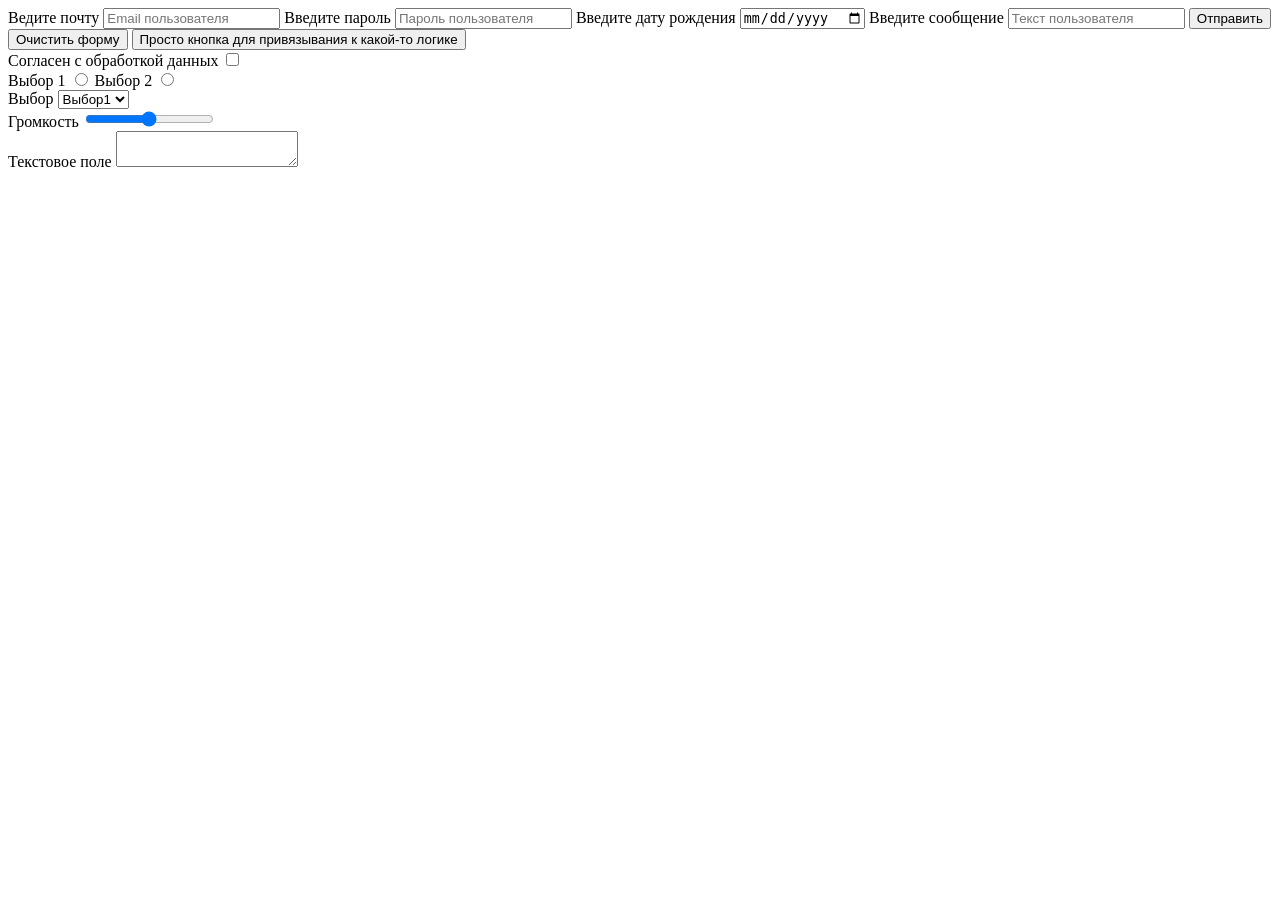
<file: index.html>
<!DOCTYPE html>
<html>
    <head>
        <title>Формы</title>
    </head>

    <body>
        <main>
            <section>
                <form action="#">
                    <div>
                        <!-- label - строковый объект, текстовое поле -->
                        <!-- input - создаёт строковый объект для ввода информации Насчитывает 22 модификации-->
                        <!-- name - нужен для каждого поля которое будет обрабатывать форма, по этому полю будут передаваться значения на backend-->
                        <label for="email">Ведите почту</label>
                        <input type="email", placeholder="Email пользователя", id="email", name="email">

                        <label for="password">Введите пароль</label>
                        <input type="password", placeholder="Пароль пользователя", id="password", name="password">

                        <label for="date">Введите дату рождения</label>
                        <input type="date", placeholder="Дата рождения", id="date", name="date">

                        <label for="text">Введите сообщение</label>
                        <input type="text", placeholder="Текст пользователя", id="text", name="text">

                        <button type="submit">Отправить</button>
                        <button type="reset">Очистить форму</button>
                        <button type="button">Просто кнопка для привязывания к какой-то логике</button>
                    </div>
            
                    <div>
                        <!-- Чекбокс выбираем или нет -->
                        <label for="agree">Согласен с обработкой данных</label>
                        <input type="checkbox" name="agree" id="agree">
                    </div>

                    <div>
                        <!-- Группа чекбоксов выбираем только что-то одно -->
                        <label for="1">Выбор 1</label>
                        <input type="radio" name="choice" id="choice_1", value="1">
                        <label for="2">Выбор 2</label>
                        <input type="radio" name="choice" id="choice_2", value="2">
                    </div>

                    <div>
                        <!-- Список -->
                        <label for="select_choice">Выбор</label>
                        <select name="select_choice" id="select_choice">
                            <option value="1">Выбор1</option>
                            <option value="2">Выбор2</option>
                            <option value="3">выбор3</option>
                        </select>
                    </div>

                    <div>
                        <!-- Слайдер -->
                        <label for="range_volume">Громкость</label>
                        <input type="range" name="range_volume" id="range_volume">
                    </div>

                    <div>
                        <!-- Многострочный ввод текста -->
                        <label for="text_area">Текстовое поле</label>
                        <textarea name="text_area" id="text_area"></textarea>
                    </div>
                 </form>
            </section>
        </main>
    </body>
</html>
</file>
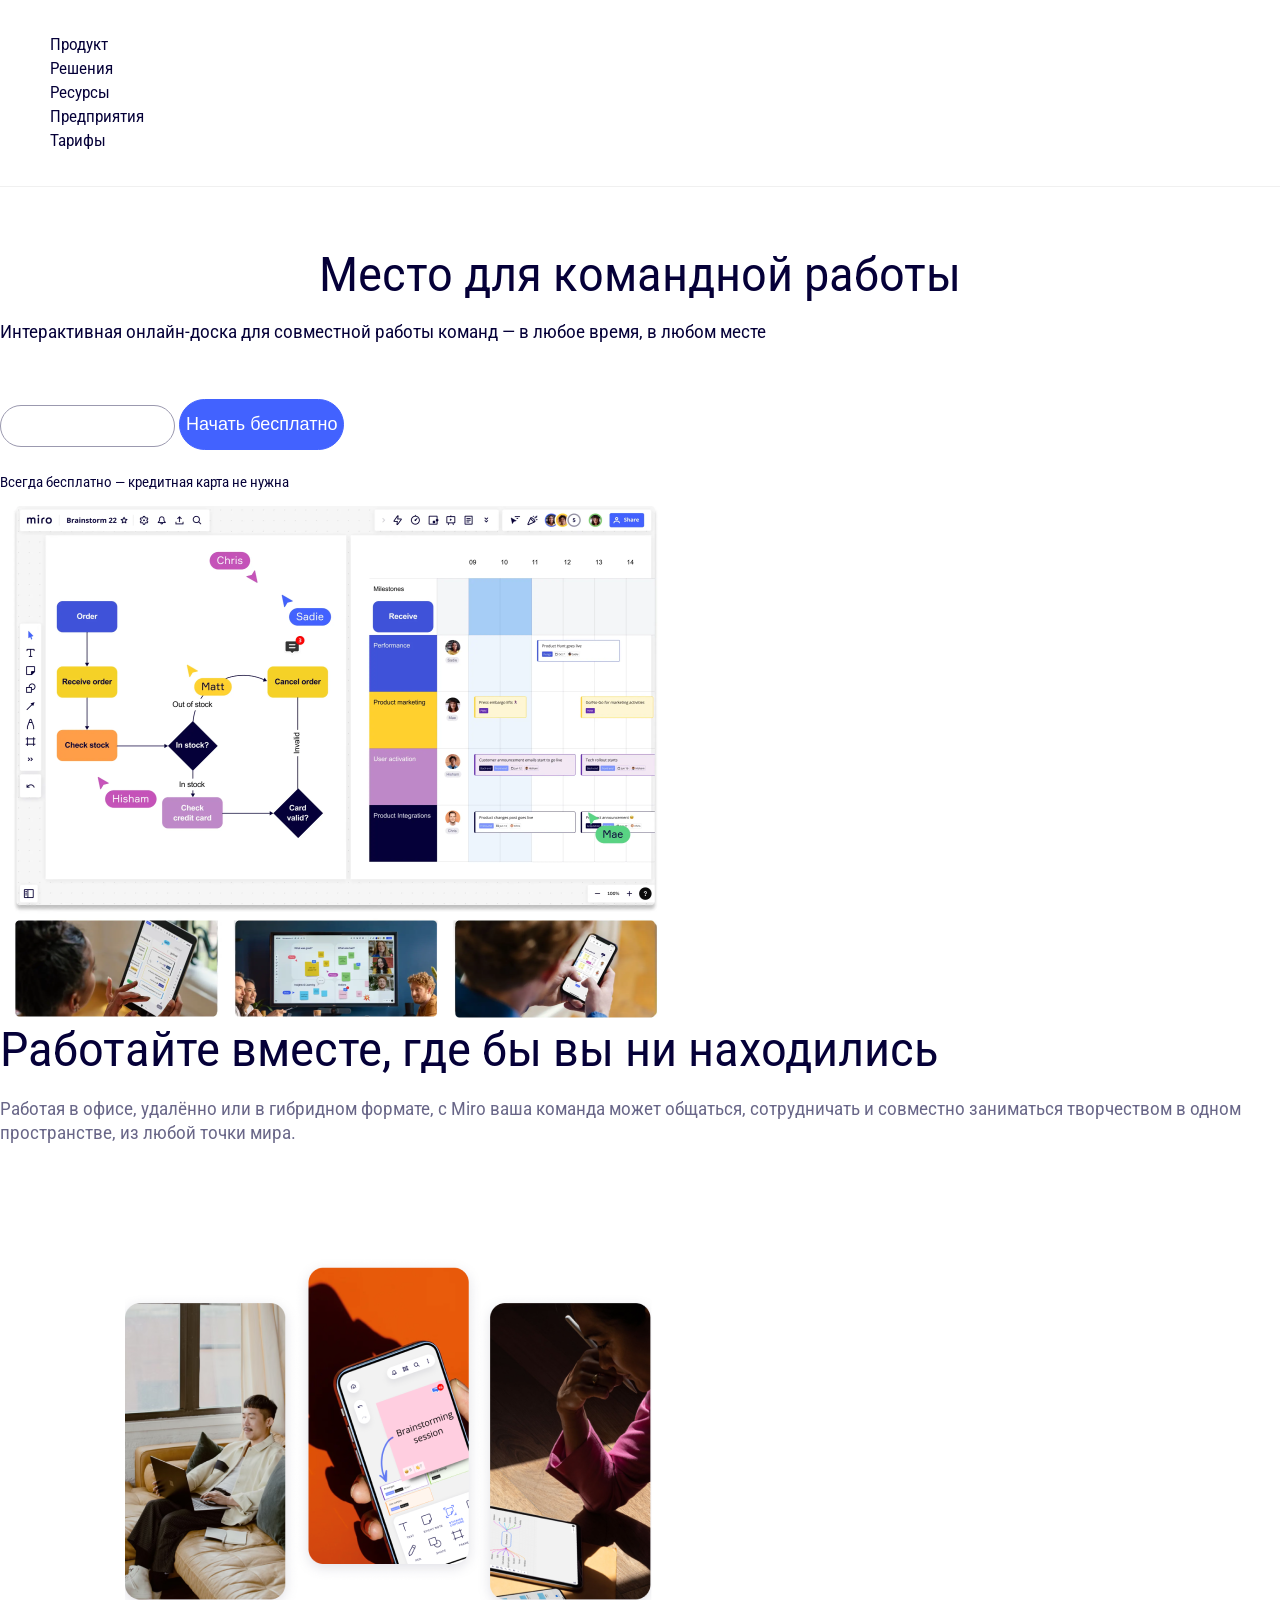
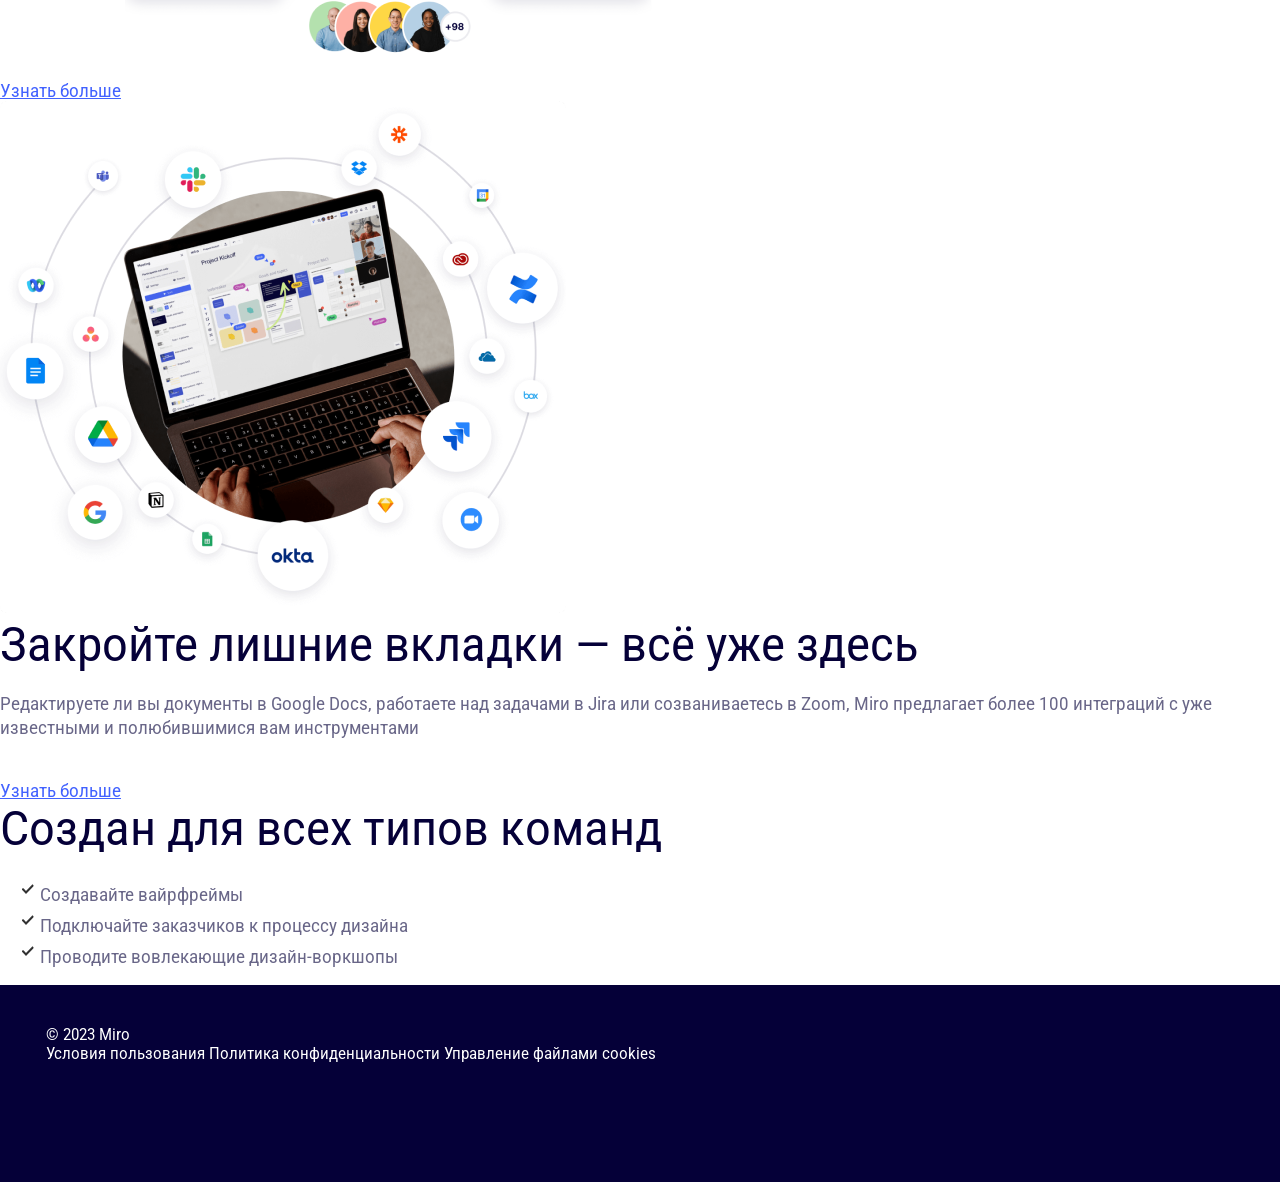
<file: miro/index.html>
<!DOCTYPE html>
<html lang="en">
<head>
    <meta charset="UTF-8">
    <meta name="viewport" content="width=device-width, initial-scale=1.0">
    <title>Miro</title>
    <link rel="stylesheet" href="styles/style.css">

    <!-- Рекомендованный вариант подключения шрифтов -->
    <link rel="preconnect" href="https://fonts.googleapis.com">
    <link rel="preconnect" href="https://fonts.gstatic.com" crossorigin>
    <link href="https://fonts.googleapis.com/css2?family=Roboto:ital,wght@0,100..900;1,100..900&display=swap" rel="stylesheet">
</head>
<body>
    <header>
        <nav>
            <ul>
                <li><a href="#">Продукт</a></li>
                <li><a href="#">Решения</a></li>
                <li><a href="#">Ресурсы</a></li>
                <li><a href="#">Предприятия</a></li>
                <li><a href="#">Тарифы</a></li>
            </ul>
        </nav>
    </header>

    <main>
        <section>
            <h1>Место для командной работы</h1>
            <p class="hero_text">Интерактивная онлайн-доска для совместной работы команд — в любое время, в любом месте</p>
            <form action="/register" method="get" class="hero_form">
                <input type="email" id="input_email", name="email">
                <button type="submit" id="hero_button">Начать бесплатно</button>
            </form>
            <p>Всегда бесплатно — кредитная карта не нужна</p>
            <img src="images/headerimage-without-text 1 (1).png" alt="Изображение экрана работы Miro" id="hero_image">
        </section>
        
        <section>
            <h2>Работайте вместе, где бы вы ни находились</h2>
            <p class="section_text">Работая в офисе, удалённо или в гибридном формате, с Miro ваша команда может общаться, сотрудничать и совместно заниматься творчеством в одном пространстве, из любой точки мира.</p>
            <a href="#" class="body_link">Узнать больше</a>
            <img src="images/IMAGE.png" alt="Работа с Miro с мобильных устройств">
        </section>

        <section>
            <img src="images/IMAGE (1).png" alt="Сервисы вокруг Miro">
            <h2>Закройте лишние вкладки — всё уже здесь</h2>
            <p class="section_text">Редактируете ли вы документы в Google Docs, работаете над задачами в Jira или созваниваетесь в Zoom, Miro предлагает более 100 интеграций с уже известными и полюбившимися вам инструментами</p>
            <a href="#"class="body_link">Узнать больше</a>
        </section>
        
        <section>
            <h2>Создан для всех типов команд</h2>
            <ul class="list_tools">
                <li>Создавайте вайрфреймы</li>
                <li>Подключайте заказчиков к процессу дизайна</li>
                <li>Проводите вовлекающие дизайн-воркшопы</li>
            </ul>
        </section>
    </main>

    <footer>
        <div id="miro">
            © 2023 Miro
        </div>
        <div>
            <a href="#">Условия пользования</a>
            <a href="#">Политика конфиденциальности</a>
            <a href="#">Управление файлами cookies</a>
        </div>
    </footer>
</body>
</html>
</file>
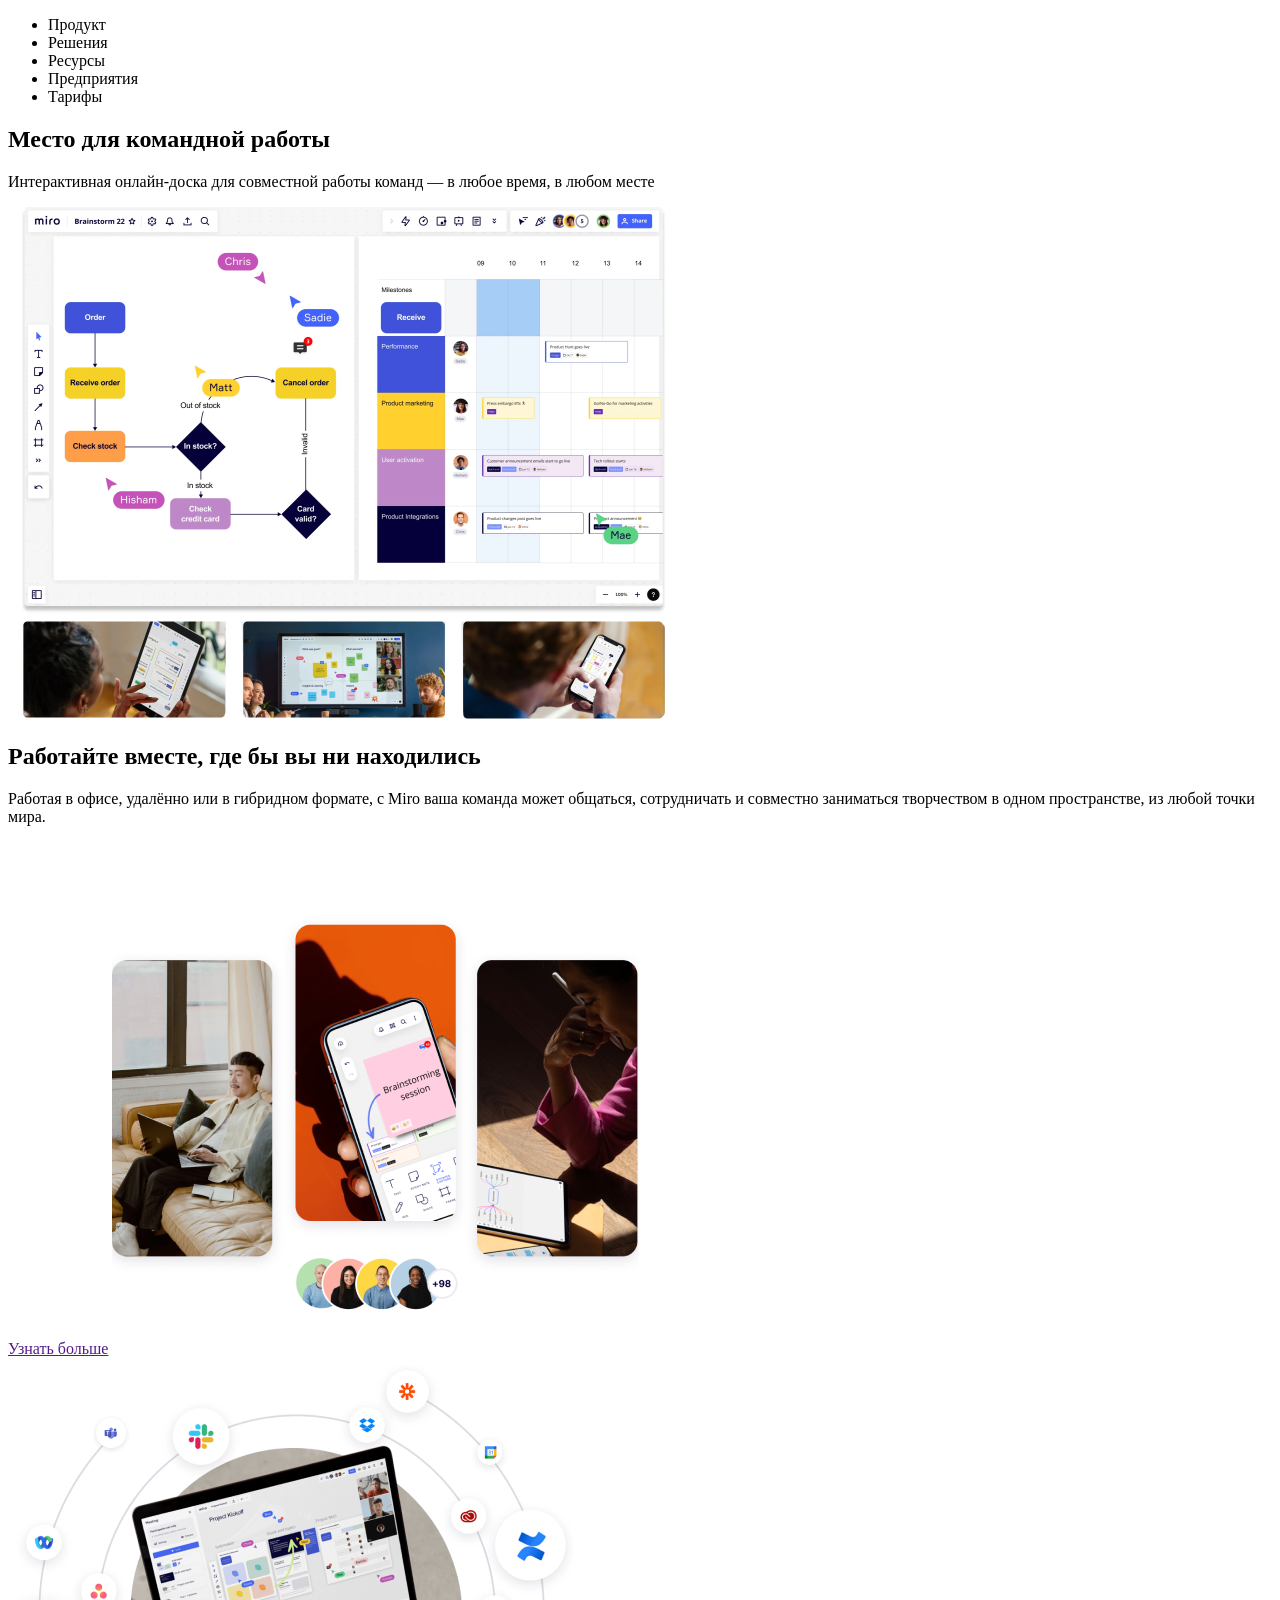
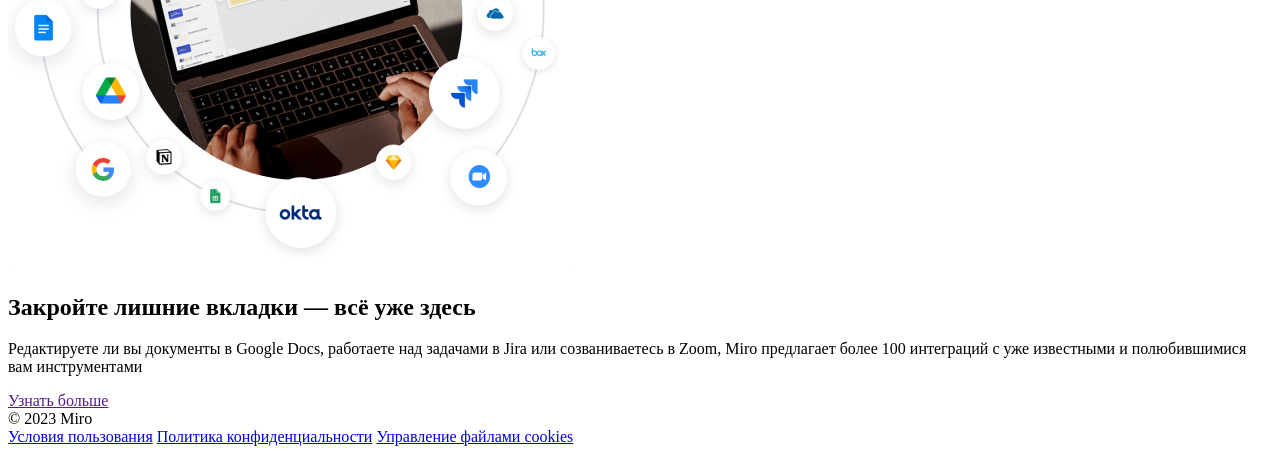
<file: inndex.html>
<!DOCTYPE html>
<html lang="en">
<head>
    <meta charset="UTF-8">
    <meta name="viewport" content="width=device-width, initial-scale=1.0">
    <title>Miro</title>
</head>
<body>
    <header>
        <nav>
            <ul>
                <li>Продукт</li>
                <li>Решения</li>
                <li>Ресурсы</li>
                <li>Предприятия</li>
                <li>Тарифы</li>
            </ul>
        </nav>
    </header>

    <main>
        <section>
            <h1>Место для командной работы</h1>
            <p>Интерактивная онлайн-доска для совместной работы команд — в любое время, в любом месте</p>
            <img src="images/headerimage-without-text 1 (1).png" alt="Изображение экрана работы Miro">
        </section>
        
        <section>
            <h2>Работайте вместе, где бы вы ни находились</h2>
            <p>Работая в офисе, удалённо или в гибридном формате, с Miro ваша команда может общаться, сотрудничать и совместно заниматься творчеством в одном пространстве, из любой точки мира.</p>
            <a href="">Узнать больше</a>
            <img src="images/IMAGE.png" alt="Работа с Miro с мобильных устройств">
        </section>

        <section>
            <img src="images/IMAGE (1).png" alt="Сервисы вокруг Miro">
            <h2>Закройте лишние вкладки — всё уже здесь</h2>
            <p>Редактируете ли вы документы в Google Docs, работаете над задачами в Jira или созваниваетесь в Zoom, Miro предлагает более 100 интеграций с уже известными и полюбившимися вам инструментами</p>
            <a href="">Узнать больше</a>
        </section>
    </main>

    <footer>
        <div>
            © 2023 Miro
        </div>
        <div>
            <a href="#">Условия пользования</a>
            <a href="#">Политика конфиденциальности</a>
            <a href="#">Управление файлами cookies</a>
        </div>
    </footer>
</body>
</html>
</file>
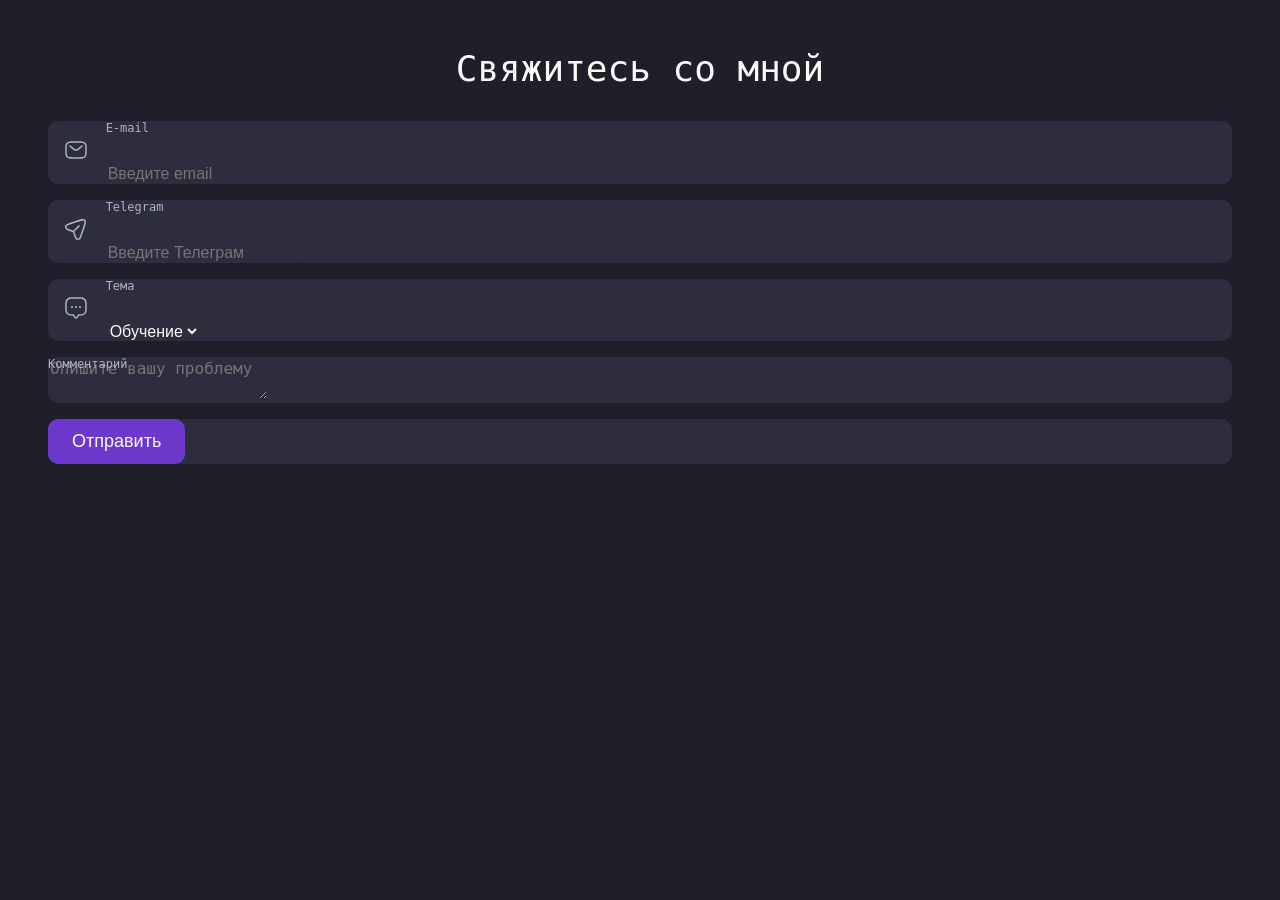
<file: purpleschool/contact_form.html>
<!DOCTYPE html>
<html lang="en">
<head>
    <meta charset="UTF-8">
    <meta name="viewport" content="width=device-width, initial-scale=1.0">
    <title>Форма контактов</title>
    <link rel="stylesheet" href="style.css">
</head>
<body>
    <main>
            <h1>Свяжитесь со мной</h1>
            <form action="#", method="post">
                <div>
                    <img src="images/message.svg" alt="Иконка сообщения">
                    <label for="email">E-mail</label>
                    <input type="email", id="email", name="email", placeholder="Введите email">
                </div>
                <div>
                    <img src="images/telegram.svg" alt="Иконка Телеграма">
                    <label for="input_telegram">Telegram</label>
                    <input type="text", id="input_telegram", name="input_telegram", placeholder="Введите Телеграм">
                </div>
                <div>
                    <img src="images/topic.svg" alt="Иконка темы">
                    <label for="text">Тема</label>
                    <select id="topic", name="topic">
                        <option value="1">Обучение</option>
                        <option value="2">Оплата</option>
                    </select>
                </div>
                <div>
                    <label for="comment">Комментарий</label>
                    <textarea name="comment" id="comment", placeholder="Опишите вашу проблему"></textarea>
                </div>
                <div id="div_btn"">
                    <button type="submit">Отправить</button>
                </div>
            </form>
    </main>
</body>
</html>
</file>
<file: miro/styles/style.css>
/* Подключение шрифтов */
/* Использовать только, если шрифта нет в goggle fonts */
@font-face { 
    font-family: 'Roboto';
    src: url(../fonts/Roboto_SemiCondensed-Regular.ttf);
}

body { 
    margin: 0;
    font-family: "Roboto";
}

#hero_button { 
    background-color: #4262FF;
    color: #FFFFFF;
    font-family: 'Roboto' monospace;
    font-size: 18px;
    font-weight: 400;
    border-radius: 32px;
    border: 1px solid #4262FF;
    margin: 0 0 8px 0;
    height: 51px;
    padding: 10 20px;
}

#hero_button:hover { 
    background-color: #0c143d;
    border-radius: 20%;
}

#input_email {
    border: 1px solid #9B99AF;
    border-radius: 32px;
    height: 38px;
    
}

.body_link {
    color: #4262FF;
    font-family: 'Roboto' monospace;
    font-size: 18px;
    font-weight: 400;
    text-decoration: underline;
}

h1 {
    margin: 0 0 17px 0;
    text-align: center;
}

h2 {
    margin: 0 0 19px 0;
}
h1, h2 {
    color: #050038;
    font-family: 'Roboto' monospace;
    font-size: 48px;
    font-weight: 400;
    line-height: 56px;
}

p {
    font-family: 'Roboto' monospace;
    font-size: 18px;
    font-weight: 400;
    line-height: 24px;
}

.hero_text {
    color: #050038;
    margin: 0 0 55px 0;
}

.section_text {
    color: rgba(5, 0, 56, 0.6);
    margin: 0 0 40px 0;
}

header a {
    font-size: 16px;
    font-weight: 400;
    line-height: 24px;
    color: rgba(5, 0, 56, 1);
    text-decoration: none;
}

.list_tools li {
    list-style: none;
    color: rgba(5, 0, 56, 0.6);
    font-size: 18px;
    font-weight: 400;
    line-height: 24px;

}

.list_tools li::marker { 
    content: url('../images/Frame.svg');
}

nav {
    padding: 33px 50px;
    border-bottom: 1px solid #F0F0F0;
    margin-bottom: 60px;
}

nav ul {
    list-style: none;
    padding: 0px;
    margin: 0px;
}

.hero_form + p {
    font-weight: 400;
    font-size: 14px;
    line-height: 20px;
    color: #050038;
    margin-bottom: 8px 0 52px 0;
    ;
}

footer {
    height: 117px;
    background-color: #050038;
    color: #FFFFFF;
    padding: 40px 46px;
}

footer a {
    color: #FFFFFF;
    text-decoration: none;
    
}
</file>
<file: purpleschool/style.css>
body {
    font-family: 'Fira Sans', monospace;
    margin: 0;
    background-color: #1E1F29;
    color: #FAFAFA;
}

* {
    box-sizing: border-box;
}

main { 

}

h1{
    text-align: center;
    font-size: 36px;
    font-weight: 400;
    margin: 48px 0 32px 0;
}

div{
    background-color: #2E2D3D;
    margin: 0 48px 16px;
    border-radius: 10px;
}

img {
    padding: 17px 8px 17px 16px;
}

input, select, textarea{
    background-color: #2E2D3D;
    color: #FAFAFA;
    border: none;
    border-radius: 10px;
    font-size: 16px;
}

label {
    color: #AFB2BF;
    display: inline-block;
    position: absolute;
    font-size: 12px;
    font-weight: 400;
    line-height: 120%

}

#div_btn {
}

#div_btn button{
    background-color: #6C38CC;
    border: 0px;
    border-radius: 10px;
    padding: 12px 24px 12px 24px;
    color: #FAFAFA;
    font-size: 18px;
    font-weight: 400;
    text-align: center;
}

/* Единицы измерения:
    Процент - величина относительно родительского элемента или себя
    width: 50% - процент от родительского элемента
    line-height: 110% - процент от размера шрифта

    Em - величина относительно размера шрифта
    1 em - величина шрифта родителя
    3 em - величина шрифта родителя умноженная на 3

    rem - величина относительно размера шрифта корневого элемента html
    1 rem - величина шрифта корневого элемента html

*/
</file>
